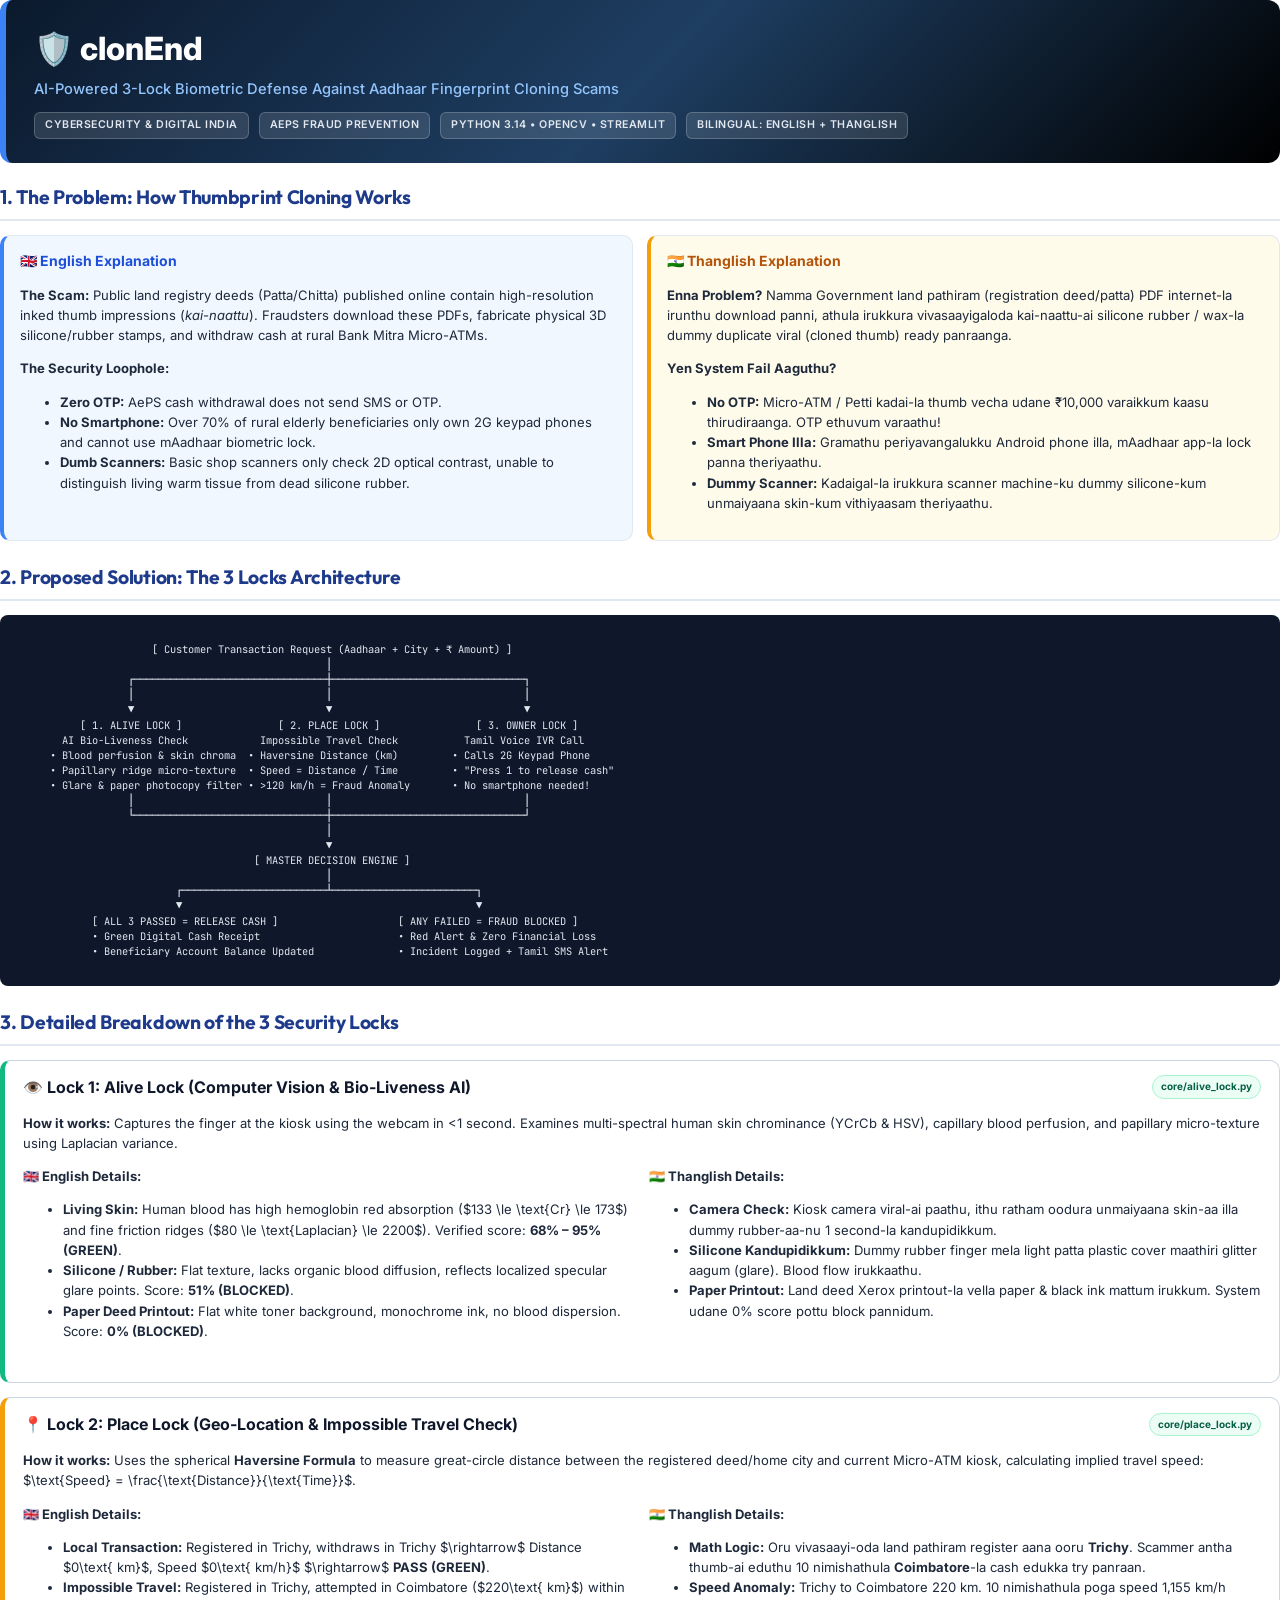
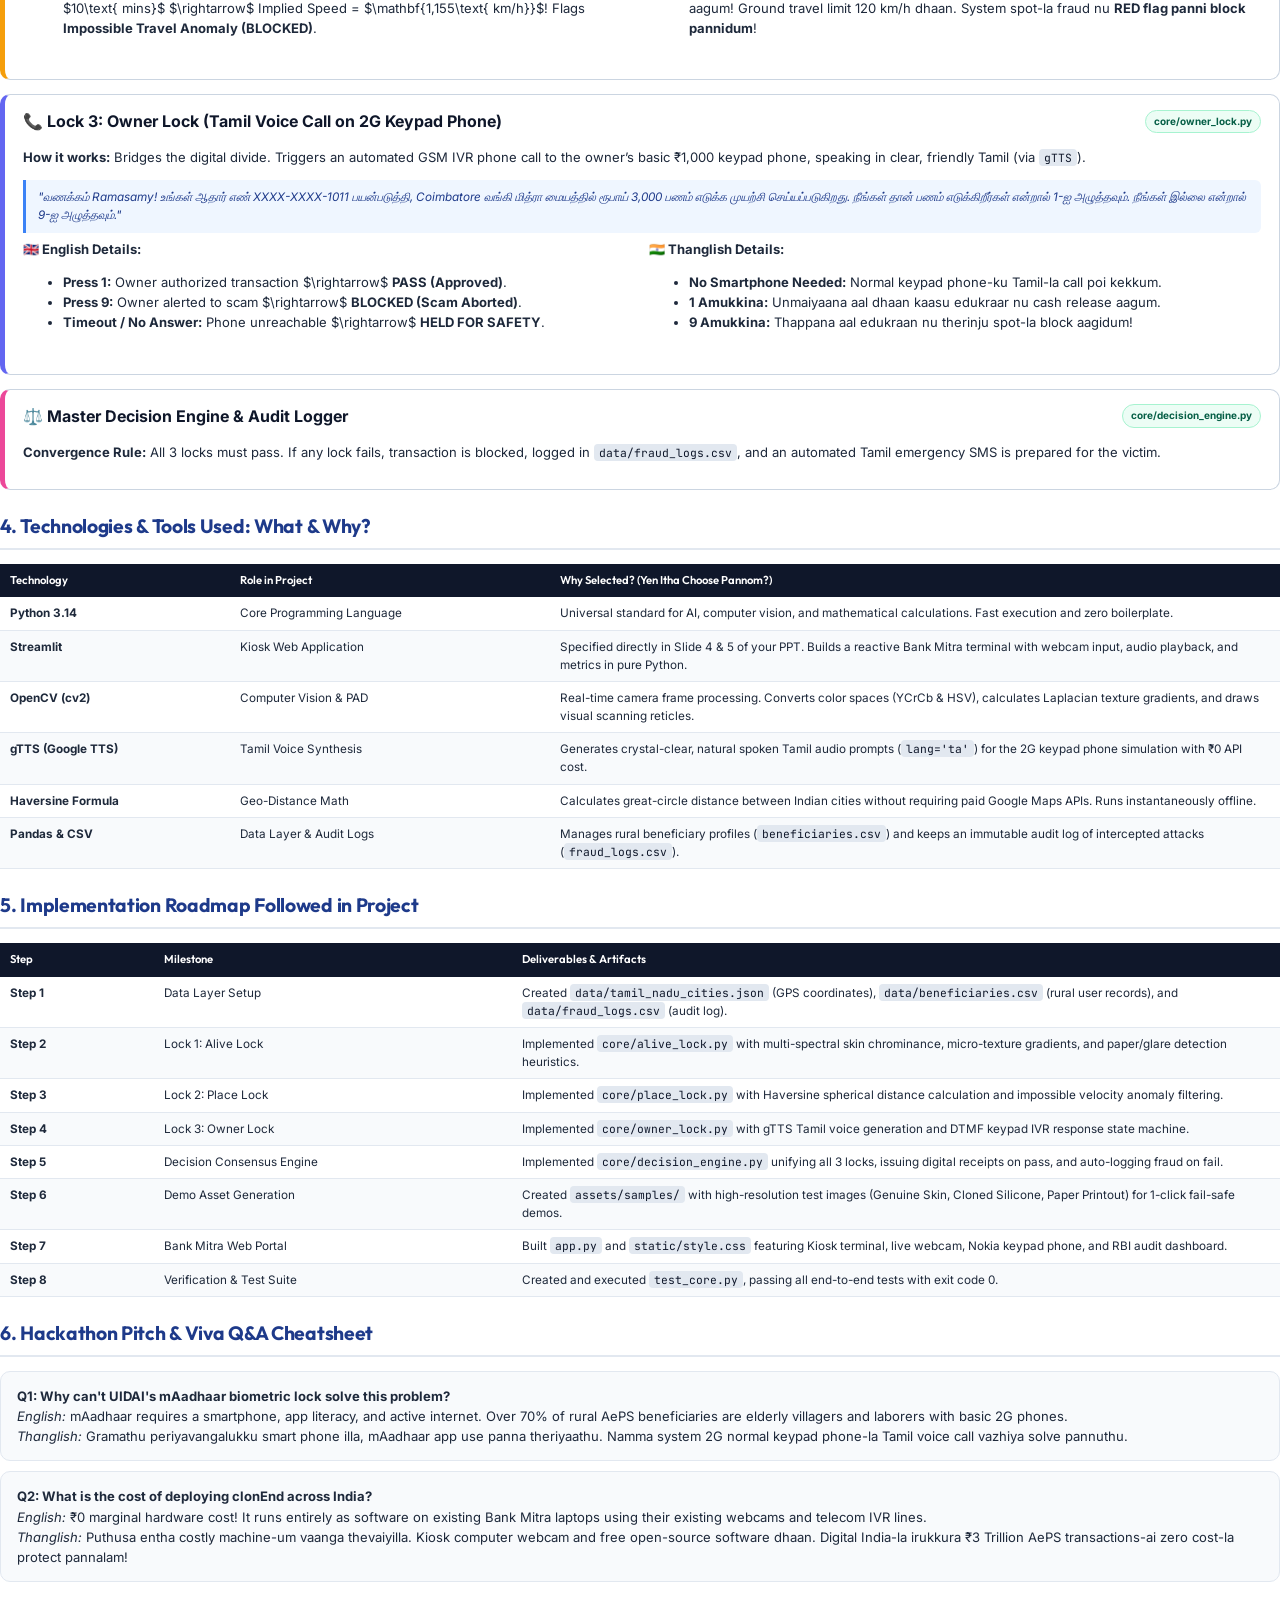
<file: clonEnd_Project_Guide.html>
<!DOCTYPE html>
<html lang="en">
<head>
    <meta charset="UTF-8">
    <title>clonEnd - Project Roadmap & Architecture Guide</title>
    <style>
        @import url('https://fonts.googleapis.com/css2?family=Outfit:wght@400;500;600;700;800&family=Inter:wght@400;500;600;700&family=JetBrains+Mono:wght@400;500;700&display=swap');

        @page {
            size: A4;
            margin: 15mm 12mm 15mm 12mm;
            @bottom-right {
                content: "Page " counter(page);
                font-family: 'Inter', sans-serif;
                font-size: 8pt;
                color: #64748b;
            }
        }

        * {
            box-sizing: border-box;
            -webkit-print-color-adjust: exact;
            print-color-adjust: exact;
        }

        body {
            font-family: 'Inter', -apple-system, BlinkMacSystemFont, sans-serif;
            color: #1e293b;
            line-height: 1.55;
            font-size: 9.8pt;
            background: #ffffff;
            margin: 0;
            padding: 0;
        }

        h1, h2, h3, h4 {
            font-family: 'Outfit', sans-serif;
            color: #0f172a;
            margin-top: 0;
            letter-spacing: -0.3px;
        }

        /* Cover / Header Banner */
        .header-banner {
            background: linear-gradient(135deg, #0b192c 0%, #1e3e62 50%, #000000 100%);
            border-radius: 12px;
            padding: 24px 28px;
            color: #ffffff;
            margin-bottom: 20px;
            border-left: 6px solid #3b82f6;
        }

        .header-title {
            font-size: 24pt;
            font-weight: 800;
            color: #ffffff;
            margin-bottom: 4px;
            display: flex;
            align-items: center;
            gap: 10px;
        }

        .header-subtitle {
            font-size: 11pt;
            color: #93c5fd;
            font-weight: 500;
            margin-bottom: 12px;
        }

        .meta-badges {
            display: flex;
            gap: 10px;
            flex-wrap: wrap;
        }

        .badge {
            background: rgba(255, 255, 255, 0.12);
            border: 1px solid rgba(255, 255, 255, 0.2);
            padding: 4px 10px;
            border-radius: 6px;
            font-size: 8pt;
            font-weight: 600;
            color: #e2e8f0;
            letter-spacing: 0.5px;
            text-transform: uppercase;
        }

        /* Section Headings */
        .section {
            margin-bottom: 22px;
            page-break-inside: avoid;
        }

        .section-header {
            border-bottom: 2px solid #e2e8f0;
            padding-bottom: 6px;
            margin-bottom: 14px;
            display: flex;
            align-items: center;
            justify-content: space-between;
        }

        .section-title {
            font-size: 14.5pt;
            font-weight: 700;
            color: #1e3a8a;
            margin: 0;
        }

        /* Two Column Layout */
        .grid-2 {
            display: grid;
            grid-template-columns: 1fr 1fr;
            gap: 14px;
            margin-bottom: 14px;
        }

        /* Card Styles */
        .card {
            background: #f8fafc;
            border: 1px solid #e2e8f0;
            border-radius: 10px;
            padding: 14px 16px;
        }

        .card-english {
            border-left: 4px solid #3b82f6;
            background: #f0f7ff;
        }

        .card-thanglish {
            border-left: 4px solid #f59e0b;
            background: #fffbeb;
        }

        .card-title {
            font-size: 10.5pt;
            font-weight: 700;
            margin-bottom: 8px;
            display: flex;
            align-items: center;
            gap: 6px;
        }

        .card-english .card-title { color: #1d4ed8; }
        .card-thanglish .card-title { color: #b45309; }

        /* Lock Deep Dive Cards */
        .lock-container {
            border-radius: 10px;
            border: 1px solid #cbd5e1;
            padding: 14px 18px;
            margin-bottom: 14px;
            background: #ffffff;
            page-break-inside: avoid;
        }

        .lock-1 { border-left: 5px solid #10b981; }
        .lock-2 { border-left: 5px solid #f59e0b; }
        .lock-3 { border-left: 5px solid #6366f1; }
        .lock-engine { border-left: 5px solid #ec4899; }

        .lock-header {
            display: flex;
            justify-content: space-between;
            align-items: center;
            margin-bottom: 8px;
        }

        .lock-name {
            font-size: 12pt;
            font-weight: 700;
            color: #0f172a;
        }

        .status-pill-pass {
            background: #ecfdf5;
            color: #065f46;
            border: 1px solid #a7f3d0;
            padding: 3px 8px;
            border-radius: 12px;
            font-size: 7.5pt;
            font-weight: 700;
        }

        .status-pill-fail {
            background: #fef2f2;
            color: #991b1b;
            border: 1px solid #fecaca;
            padding: 3px 8px;
            border-radius: 12px;
            font-size: 7.5pt;
            font-weight: 700;
        }

        /* Tables */
        table {
            width: 100%;
            border-collapse: collapse;
            font-size: 8.8pt;
            margin: 10px 0;
            background: #ffffff;
        }

        th {
            background: #0f172a;
            color: #ffffff;
            text-align: left;
            padding: 8px 10px;
            font-weight: 600;
            font-family: 'Outfit', sans-serif;
            font-size: 8.5pt;
        }

        td {
            padding: 7px 10px;
            border-bottom: 1px solid #e2e8f0;
            vertical-align: top;
        }

        tr:nth-child(even) td {
            background: #f8fafc;
        }

        /* Flow Diagrams */
        .flow-box {
            background: #0f172a;
            color: #e2e8f0;
            padding: 12px 14px;
            border-radius: 8px;
            font-family: 'JetBrains Mono', monospace;
            font-size: 7.8pt;
            line-height: 1.45;
            margin: 10px 0;
            white-space: pre;
            overflow-x: hidden;
        }

        /* Code / Quote Highlights */
        code {
            font-family: 'JetBrains Mono', monospace;
            background: #e2e8f0;
            color: #0f172a;
            padding: 1px 5px;
            border-radius: 4px;
            font-size: 8.5pt;
        }

        .tamil-quote {
            background: #eff6ff;
            border-left: 3px solid #3b82f6;
            padding: 8px 12px;
            font-style: italic;
            color: #1e3a8a;
            margin: 6px 0;
            border-radius: 0 6px 6px 0;
            font-size: 8.8pt;
        }

        .page-break {
            page-break-before: always;
        }
    </style>
</head>
<body>

    <!-- Header Banner -->
    <div class="header-banner">
        <div class="header-title">🛡️ clonEnd</div>
        <div class="header-subtitle">
            AI-Powered 3-Lock Biometric Defense Against Aadhaar Fingerprint Cloning Scams
        </div>
        <div class="meta-badges">
            <span class="badge">Cybersecurity &amp; Digital India</span>
            <span class="badge">AePS Fraud Prevention</span>
            <span class="badge">Python 3.14 &bull; OpenCV &bull; Streamlit</span>
            <span class="badge">Bilingual: English + Thanglish</span>
        </div>
    </div>

    <!-- 1. The Core Problem -->
    <div class="section">
        <div class="section-header">
            <h2 class="section-title">1. The Problem: How Thumbprint Cloning Works</h2>
        </div>
        <div class="grid-2">
            <div class="card card-english">
                <div class="card-title">🇬🇧 English Explanation</div>
                <p><b>The Scam:</b> Public land registry deeds (Patta/Chitta) published online contain high-resolution inked thumb impressions (<i>kai-naattu</i>). Fraudsters download these PDFs, fabricate physical 3D silicone/rubber stamps, and withdraw cash at rural Bank Mitra Micro-ATMs.</p>
                <p><b>The Security Loophole:</b></p>
                <ul>
                    <li><b>Zero OTP:</b> AePS cash withdrawal does not send SMS or OTP.</li>
                    <li><b>No Smartphone:</b> Over 70% of rural elderly beneficiaries only own 2G keypad phones and cannot use mAadhaar biometric lock.</li>
                    <li><b>Dumb Scanners:</b> Basic shop scanners only check 2D optical contrast, unable to distinguish living warm tissue from dead silicone rubber.</li>
                </ul>
            </div>

            <div class="card card-thanglish">
                <div class="card-title">🇮🇳 Thanglish Explanation</div>
                <p><b>Enna Problem?</b> Namma Government land pathiram (registration deed/patta) PDF internet-la irunthu download panni, athula irukkura vivasaayigaloda kai-naattu-ai silicone rubber / wax-la dummy duplicate viral (cloned thumb) ready panraanga.</p>
                <p><b>Yen System Fail Aaguthu?</b></p>
                <ul>
                    <li><b>No OTP:</b> Micro-ATM / Petti kadai-la thumb vecha udane ₹10,000 varaikkum kaasu thirudiraanga. OTP ethuvum varaathu!</li>
                    <li><b>Smart Phone Illa:</b> Gramathu periyavangalukku Android phone illa, mAadhaar app-la lock panna theriyaathu.</li>
                    <li><b>Dummy Scanner:</b> Kadaigal-la irukkura scanner machine-ku dummy silicone-kum unmaiyaana skin-kum vithiyaasam theriyaathu.</li>
                </ul>
            </div>
        </div>
    </div>

    <!-- 2. The 3 Locks Overview -->
    <div class="section">
        <div class="section-header">
            <h2 class="section-title">2. Proposed Solution: The 3 Locks Architecture</h2>
        </div>
        <div class="flow-box">
                       [ Customer Transaction Request (Aadhaar + City + ₹ Amount) ]
                                                    │
                   ┌────────────────────────────────┼────────────────────────────────┐
                   │                                │                                │
                   ▼                                ▼                                ▼
           [ 1. ALIVE LOCK ]                [ 2. PLACE LOCK ]                [ 3. OWNER LOCK ]
        AI Bio-Liveness Check            Impossible Travel Check           Tamil Voice IVR Call
      • Blood perfusion & skin chroma  • Haversine Distance (km)         • Calls 2G Keypad Phone
      • Papillary ridge micro-texture  • Speed = Distance / Time         • "Press 1 to release cash"
      • Glare & paper photocopy filter • >120 km/h = Fraud Anomaly       • No smartphone needed!
                   │                                │                                │
                   └────────────────────────────────┼────────────────────────────────┘
                                                    │
                                                    ▼
                                        [ MASTER DECISION ENGINE ]
                                                    │
                           ┌────────────────────────┴────────────────────────┐
                           ▼                                                 ▼
             [ ALL 3 PASSED = RELEASE CASH ]                    [ ANY FAILED = FRAUD BLOCKED ]
             • Green Digital Cash Receipt                       • Red Alert & Zero Financial Loss
             • Beneficiary Account Balance Updated              • Incident Logged + Tamil SMS Alert
        </div>
    </div>

    <!-- Page Break for Clean Sectioning -->
    <div class="page-break"></div>

    <!-- 3. Deep Dive into the 3 Locks -->
    <div class="section">
        <div class="section-header">
            <h2 class="section-title">3. Detailed Breakdown of the 3 Security Locks</h2>
        </div>

        <!-- Lock 1 -->
        <div class="lock-container lock-1">
            <div class="lock-header">
                <span class="lock-name">👁️ Lock 1: Alive Lock (Computer Vision &amp; Bio-Liveness AI)</span>
                <span class="status-pill-pass">core/alive_lock.py</span>
            </div>
            <p><b>How it works:</b> Captures the finger at the kiosk using the webcam in &lt;1 second. Examines multi-spectral human skin chrominance (YCrCb &amp; HSV), capillary blood perfusion, and papillary micro-texture using Laplacian variance.</p>
            <div class="grid-2">
                <div>
                    <b>🇬🇧 English Details:</b>
                    <ul>
                        <li><b>Living Skin:</b> Human blood has high hemoglobin red absorption ($133 \le \text{Cr} \le 173$) and fine friction ridges ($80 \le \text{Laplacian} \le 2200$). Verified score: <b>68% – 95% (GREEN)</b>.</li>
                        <li><b>Silicone / Rubber:</b> Flat texture, lacks organic blood diffusion, reflects localized specular glare points. Score: <b>51% (BLOCKED)</b>.</li>
                        <li><b>Paper Deed Printout:</b> Flat white toner background, monochrome ink, no blood dispersion. Score: <b>0% (BLOCKED)</b>.</li>
                    </ul>
                </div>
                <div>
                    <b>🇮🇳 Thanglish Details:</b>
                    <ul>
                        <li><b>Camera Check:</b> Kiosk camera viral-ai paathu, ithu ratham oodura unmaiyaana skin-aa illa dummy rubber-aa-nu 1 second-la kandupidikkum.</li>
                        <li><b>Silicone Kandupidikkum:</b> Dummy rubber finger mela light patta plastic cover maathiri glitter aagum (glare). Blood flow irukkaathu.</li>
                        <li><b>Paper Printout:</b> Land deed Xerox printout-la vella paper &amp; black ink mattum irukkum. System udane 0% score pottu block pannidum.</li>
                    </ul>
                </div>
            </div>
        </div>

        <!-- Lock 2 -->
        <div class="lock-container lock-2">
            <div class="lock-header">
                <span class="lock-name">📍 Lock 2: Place Lock (Geo-Location &amp; Impossible Travel Check)</span>
                <span class="status-pill-pass">core/place_lock.py</span>
            </div>
            <p><b>How it works:</b> Uses the spherical <b>Haversine Formula</b> to measure great-circle distance between the registered deed/home city and current Micro-ATM kiosk, calculating implied travel speed: $\text{Speed} = \frac{\text{Distance}}{\text{Time}}$.</p>
            <div class="grid-2">
                <div>
                    <b>🇬🇧 English Details:</b>
                    <ul>
                        <li><b>Local Transaction:</b> Registered in Trichy, withdraws in Trichy $\rightarrow$ Distance $0\text{ km}$, Speed $0\text{ km/h}$ $\rightarrow$ <b>PASS (GREEN)</b>.</li>
                        <li><b>Impossible Travel:</b> Registered in Trichy, attempted in Coimbatore ($220\text{ km}$) within $10\text{ mins}$ $\rightarrow$ Implied Speed = $\mathbf{1,155\text{ km/h}}$! Flags <b>Impossible Travel Anomaly (BLOCKED)</b>.</li>
                    </ul>
                </div>
                <div>
                    <b>🇮🇳 Thanglish Details:</b>
                    <ul>
                        <li><b>Math Logic:</b> Oru vivasaayi-oda land pathiram register aana ooru <b>Trichy</b>. Scammer antha thumb-ai eduthu 10 nimishathula <b>Coimbatore</b>-la cash edukka try panraan.</li>
                        <li><b>Speed Anomaly:</b> Trichy to Coimbatore 220 km. 10 nimishathula poga speed 1,155 km/h aagum! Ground travel limit 120 km/h dhaan. System spot-la fraud nu <b>RED flag panni block pannidum</b>!</li>
                    </ul>
                </div>
            </div>
        </div>

        <!-- Lock 3 -->
        <div class="lock-container lock-3">
            <div class="lock-header">
                <span class="lock-name">📞 Lock 3: Owner Lock (Tamil Voice Call on 2G Keypad Phone)</span>
                <span class="status-pill-pass">core/owner_lock.py</span>
            </div>
            <p><b>How it works:</b> Bridges the digital divide. Triggers an automated GSM IVR phone call to the owner’s basic ₹1,000 keypad phone, speaking in clear, friendly Tamil (via <code>gTTS</code>).</p>
            <div class="tamil-quote">
                "வணக்கம் Ramasamy! உங்கள் ஆதார் எண் XXXX-XXXX-1011 பயன்படுத்தி, Coimbatore வங்கி மித்ரா மையத்தில் ரூபாய் 3,000 பணம் எடுக்க முயற்சி செய்யப்படுகிறது. நீங்கள் தான் பணம் எடுக்கிறீர்கள் என்றால் 1-ஐ அழுத்தவும். நீங்கள் இல்லை என்றால் 9-ஐ அழுத்தவும்."
            </div>
            <div class="grid-2">
                <div>
                    <b>🇬🇧 English Details:</b>
                    <ul>
                        <li><b>Press 1:</b> Owner authorized transaction $\rightarrow$ <b>PASS (Approved)</b>.</li>
                        <li><b>Press 9:</b> Owner alerted to scam $\rightarrow$ <b>BLOCKED (Scam Aborted)</b>.</li>
                        <li><b>Timeout / No Answer:</b> Phone unreachable $\rightarrow$ <b>HELD FOR SAFETY</b>.</li>
                    </ul>
                </div>
                <div>
                    <b>🇮🇳 Thanglish Details:</b>
                    <ul>
                        <li><b>No Smartphone Needed:</b> Normal keypad phone-ku Tamil-la call poi kekkum.</li>
                        <li><b>1 Amukkina:</b> Unmaiyaana aal dhaan kaasu edukraar nu cash release aagum.</li>
                        <li><b>9 Amukkina:</b> Thappana aal edukraan nu therinju spot-la block aagidum!</li>
                    </ul>
                </div>
            </div>
        </div>

        <!-- Master Decision Engine -->
        <div class="lock-container lock-engine">
            <div class="lock-header">
                <span class="lock-name">⚖️ Master Decision Engine &amp; Audit Logger</span>
                <span class="status-pill-pass">core/decision_engine.py</span>
            </div>
            <p><b>Convergence Rule:</b> All 3 locks must pass. If any lock fails, transaction is blocked, logged in <code>data/fraud_logs.csv</code>, and an automated Tamil emergency SMS is prepared for the victim.</p>
        </div>
    </div>

    <!-- Page Break for Clean Sectioning -->
    <div class="page-break"></div>

    <!-- 4. Technologies Used Table -->
    <div class="section">
        <div class="section-header">
            <h2 class="section-title">4. Technologies &amp; Tools Used: What &amp; Why?</h2>
        </div>
        <table>
            <thead>
                <tr>
                    <th style="width: 18%;">Technology</th>
                    <th style="width: 25%;">Role in Project</th>
                    <th style="width: 57%;">Why Selected? (Yen Itha Choose Pannom?)</th>
                </tr>
            </thead>
            <tbody>
                <tr>
                    <td><b>Python 3.14</b></td>
                    <td>Core Programming Language</td>
                    <td>Universal standard for AI, computer vision, and mathematical calculations. Fast execution and zero boilerplate.</td>
                </tr>
                <tr>
                    <td><b>Streamlit</b></td>
                    <td>Kiosk Web Application</td>
                    <td>Specified directly in Slide 4 &amp; 5 of your PPT. Builds a reactive Bank Mitra terminal with webcam input, audio playback, and metrics in pure Python.</td>
                </tr>
                <tr>
                    <td><b>OpenCV (cv2)</b></td>
                    <td>Computer Vision &amp; PAD</td>
                    <td>Real-time camera frame processing. Converts color spaces (YCrCb &amp; HSV), calculates Laplacian texture gradients, and draws visual scanning reticles.</td>
                </tr>
                <tr>
                    <td><b>gTTS (Google TTS)</b></td>
                    <td>Tamil Voice Synthesis</td>
                    <td>Generates crystal-clear, natural spoken Tamil audio prompts (<code>lang='ta'</code>) for the 2G keypad phone simulation with ₹0 API cost.</td>
                </tr>
                <tr>
                    <td><b>Haversine Formula</b></td>
                    <td>Geo-Distance Math</td>
                    <td>Calculates great-circle distance between Indian cities without requiring paid Google Maps APIs. Runs instantaneously offline.</td>
                </tr>
                <tr>
                    <td><b>Pandas &amp; CSV</b></td>
                    <td>Data Layer &amp; Audit Logs</td>
                    <td>Manages rural beneficiary profiles (<code>beneficiaries.csv</code>) and keeps an immutable audit log of intercepted attacks (<code>fraud_logs.csv</code>).</td>
                </tr>
            </tbody>
        </table>
    </div>

    <!-- 5. Complete Step-by-Step Build Roadmap -->
    <div class="section">
        <div class="section-header">
            <h2 class="section-title">5. Implementation Roadmap Followed in Project</h2>
        </div>
        <table>
            <thead>
                <tr>
                    <th style="width: 12%;">Step</th>
                    <th style="width: 28%;">Milestone</th>
                    <th style="width: 60%;">Deliverables &amp; Artifacts</th>
                </tr>
            </thead>
            <tbody>
                <tr>
                    <td><b>Step 1</b></td>
                    <td>Data Layer Setup</td>
                    <td>Created <code>data/tamil_nadu_cities.json</code> (GPS coordinates), <code>data/beneficiaries.csv</code> (rural user records), and <code>data/fraud_logs.csv</code> (audit log).</td>
                </tr>
                <tr>
                    <td><b>Step 2</b></td>
                    <td>Lock 1: Alive Lock</td>
                    <td>Implemented <code>core/alive_lock.py</code> with multi-spectral skin chrominance, micro-texture gradients, and paper/glare detection heuristics.</td>
                </tr>
                <tr>
                    <td><b>Step 3</b></td>
                    <td>Lock 2: Place Lock</td>
                    <td>Implemented <code>core/place_lock.py</code> with Haversine spherical distance calculation and impossible velocity anomaly filtering.</td>
                </tr>
                <tr>
                    <td><b>Step 4</b></td>
                    <td>Lock 3: Owner Lock</td>
                    <td>Implemented <code>core/owner_lock.py</code> with gTTS Tamil voice generation and DTMF keypad IVR response state machine.</td>
                </tr>
                <tr>
                    <td><b>Step 5</b></td>
                    <td>Decision Consensus Engine</td>
                    <td>Implemented <code>core/decision_engine.py</code> unifying all 3 locks, issuing digital receipts on pass, and auto-logging fraud on fail.</td>
                </tr>
                <tr>
                    <td><b>Step 6</b></td>
                    <td>Demo Asset Generation</td>
                    <td>Created <code>assets/samples/</code> with high-resolution test images (Genuine Skin, Cloned Silicone, Paper Printout) for 1-click fail-safe demos.</td>
                </tr>
                <tr>
                    <td><b>Step 7</b></td>
                    <td>Bank Mitra Web Portal</td>
                    <td>Built <code>app.py</code> and <code>static/style.css</code> featuring Kiosk terminal, live webcam, Nokia keypad phone, and RBI audit dashboard.</td>
                </tr>
                <tr>
                    <td><b>Step 8</b></td>
                    <td>Verification &amp; Test Suite</td>
                    <td>Created and executed <code>test_core.py</code>, passing all end-to-end tests with exit code 0.</td>
                </tr>
            </tbody>
        </table>
    </div>

    <!-- 6. Viva & Hackathon Q&A -->
    <div class="section">
        <div class="section-header">
            <h2 class="section-title">6. Hackathon Pitch &amp; Viva Q&amp;A Cheatsheet</h2>
        </div>
        <div class="card" style="margin-bottom: 10px;">
            <b>Q1: Why can't UIDAI's mAadhaar biometric lock solve this problem?</b><br/>
            <i>English:</i> mAadhaar requires a smartphone, app literacy, and active internet. Over 70% of rural AePS beneficiaries are elderly villagers and laborers with basic 2G phones.<br/>
            <i>Thanglish:</i> Gramathu periyavangalukku smart phone illa, mAadhaar app use panna theriyaathu. Namma system 2G normal keypad phone-la Tamil voice call vazhiya solve pannuthu.
        </div>
        <div class="card" style="margin-bottom: 10px;">
            <b>Q2: What is the cost of deploying clonEnd across India?</b><br/>
            <i>English:</i> ₹0 marginal hardware cost! It runs entirely as software on existing Bank Mitra laptops using their existing webcams and telecom IVR lines.<br/>
            <i>Thanglish:</i> Puthusa entha costly machine-um vaanga thevaiyilla. Kiosk computer webcam and free open-source software dhaan. Digital India-la irukkura ₹3 Trillion AePS transactions-ai zero cost-la protect pannalam!
        </div>
    </div>

</body>
</html>
</file>
